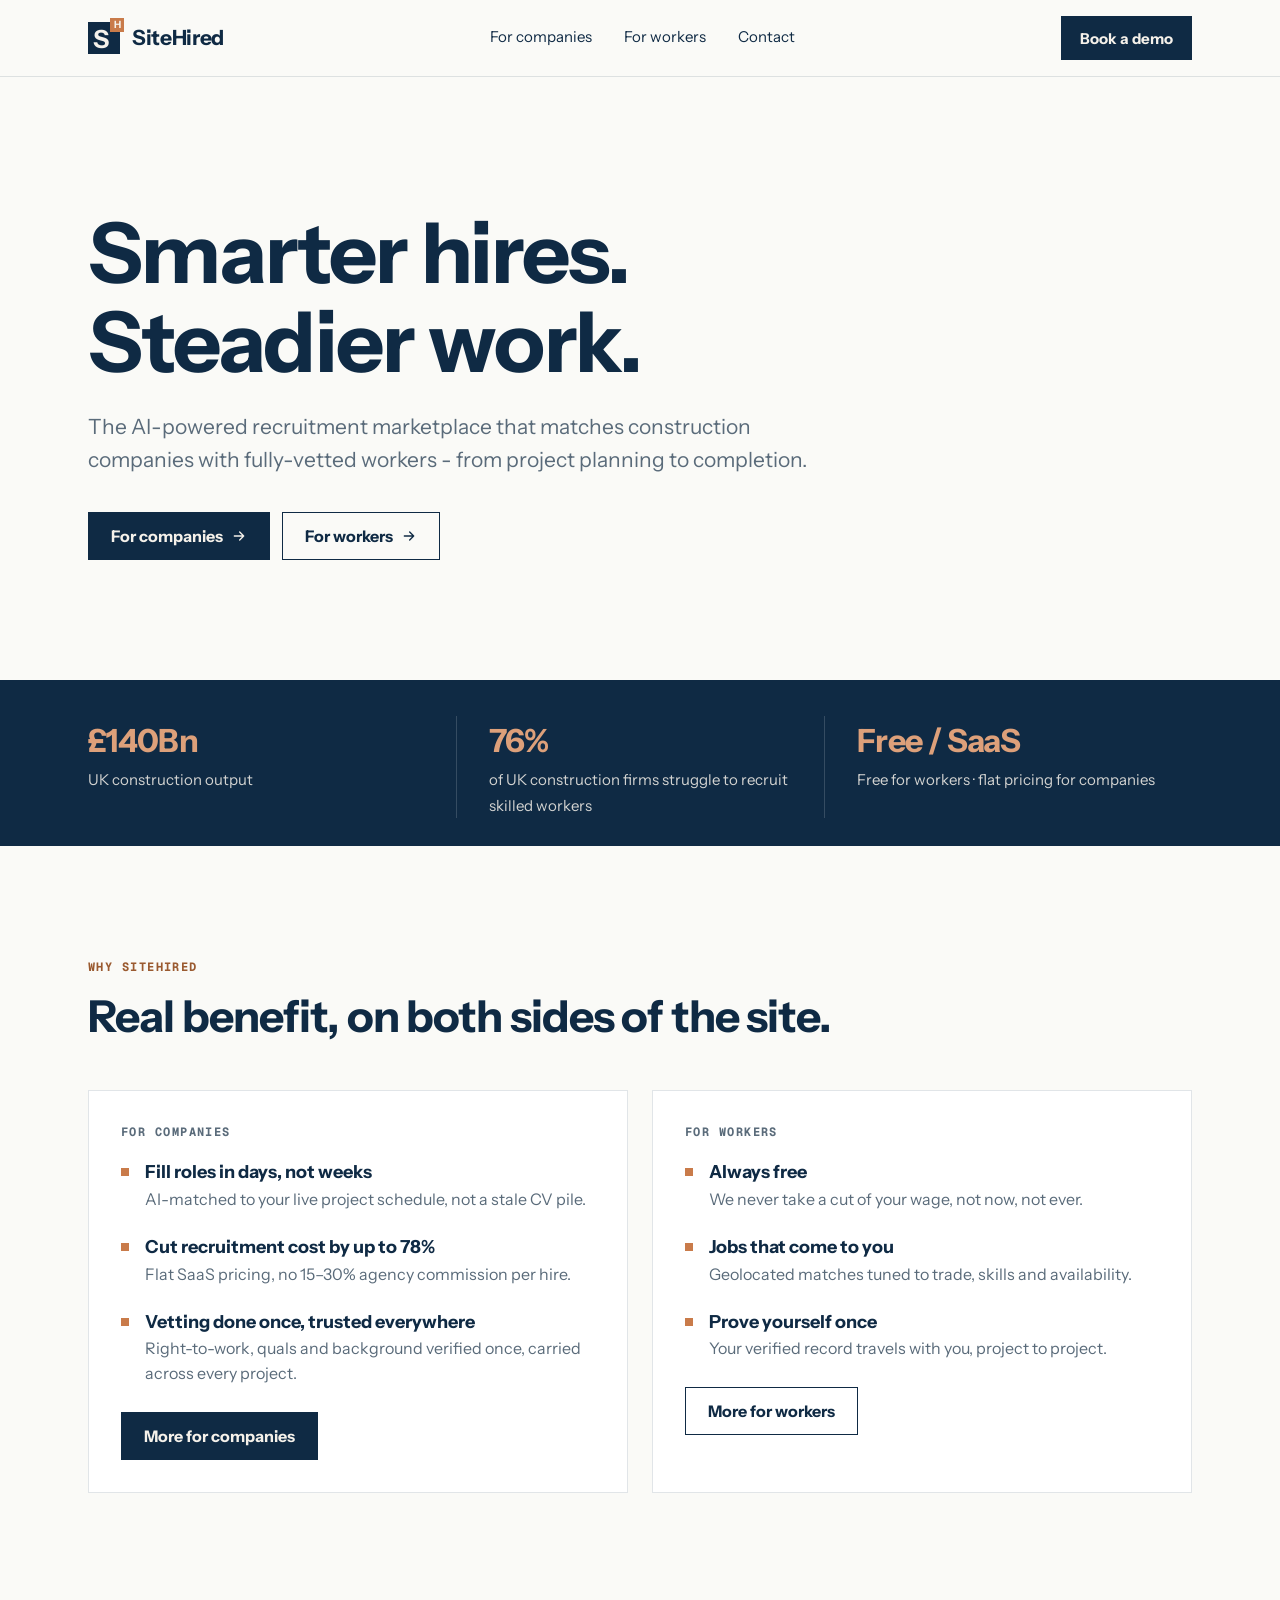
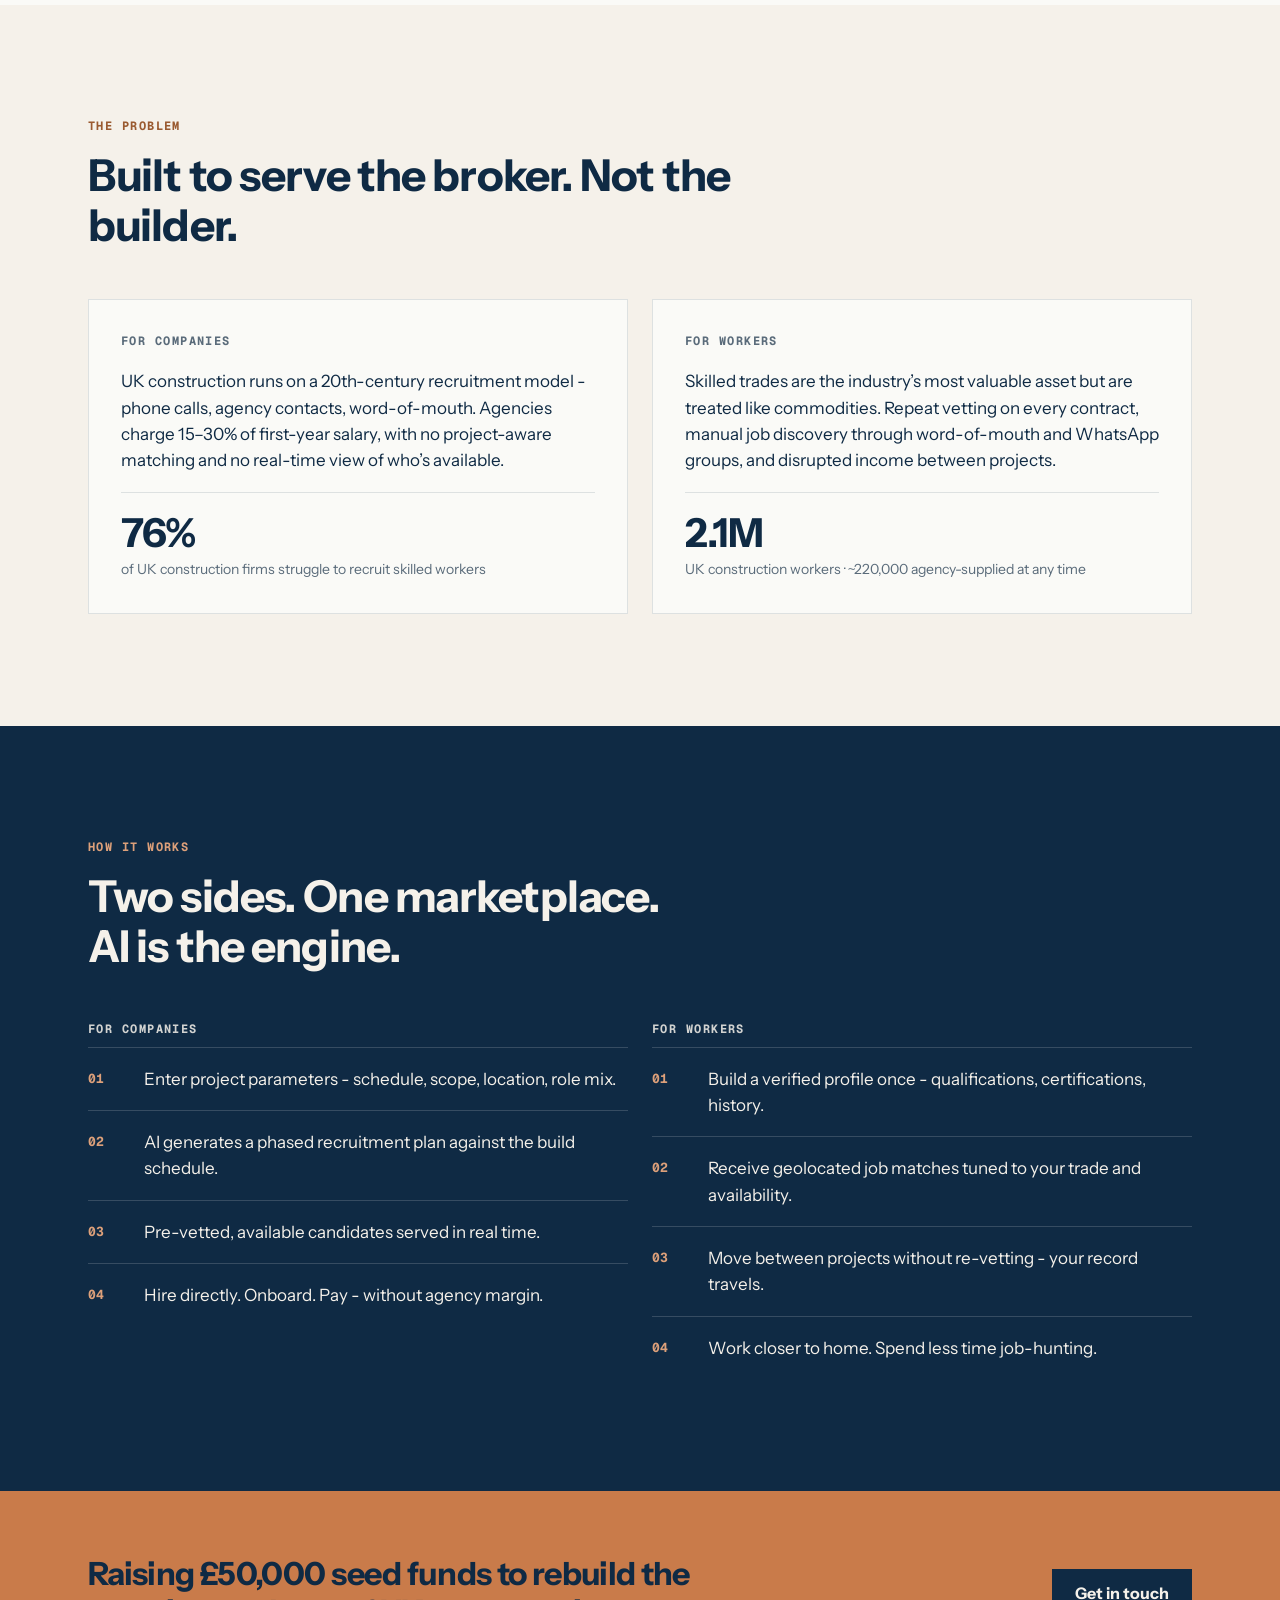
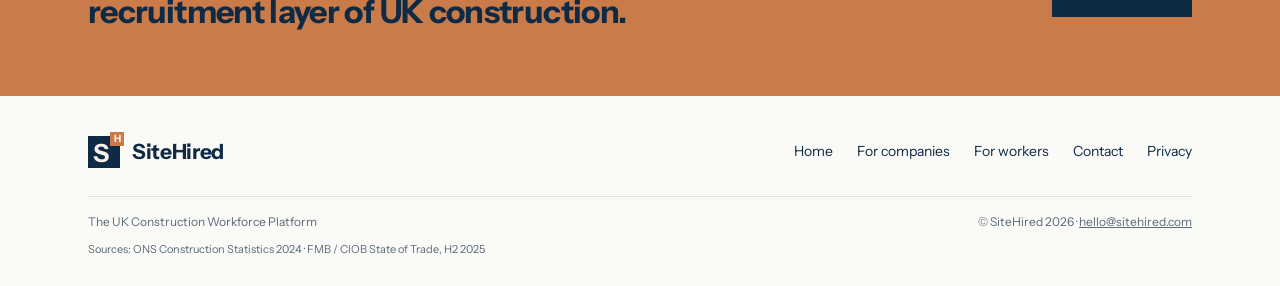
<file: index.html>
<!doctype html>
<html lang="en-GB">
<head>
  <meta charset="utf-8">
  <meta name="viewport" content="width=device-width, initial-scale=1">
  <title>SiteHired - AI-powered construction recruitment</title>
  <meta name="description" content="The AI-powered recruitment marketplace that matches construction companies with fully-vetted workers - from project planning to completion. Free for workers, flat SaaS pricing for companies.">
  <link rel="canonical" href="https://sitehired.com/">
  <meta name="theme-color" content="#0F2A44">

  <meta property="og:type" content="website">
  <meta property="og:site_name" content="SiteHired">
  <meta property="og:title" content="SiteHired - Smarter hires. Steadier work.">
  <meta property="og:description" content="The AI-powered recruitment marketplace that matches construction companies with fully-vetted workers - from project planning to completion.">
  <meta property="og:url" content="https://sitehired.com/">
  <meta property="og:image" content="https://sitehired.com/assets/img/share-image.png">
  <meta name="twitter:card" content="summary_large_image">

  <link rel="icon" type="image/png" href="assets/img/favicon.png">
  <link rel="apple-touch-icon" href="assets/img/apple-touch-icon.png">
  <link rel="preload" href="assets/fonts/InstrumentSans-Bold.ttf" as="font" type="font/ttf" crossorigin>
  <link rel="stylesheet" href="assets/styles.css">
</head>
<body>
  <a class="skip" href="#main">Skip to content</a>

  <header class="site-header">
    <div class="wrap">
      <a class="logo" href="index.html" aria-label="SiteHired home">
        <span class="logo-mark" aria-hidden="true">S<span>H</span></span>
        <span class="logo-word">SiteHired</span>
      </a>
      <nav class="nav" aria-label="Main">
        <a href="for-companies.html">For companies</a>
        <a href="for-workers.html">For workers</a>
        <a href="contact.html">Contact</a>
      </nav>
      <a class="btn btn-solid" href="contact.html">Book a demo</a>
    </div>
  </header>

  <main id="main">
    <!-- Hero -->
    <section class="hero">
      <div class="wrap">
        <h1>Smarter hires.<br>Steadier work.</h1>
        <p class="lede">The AI-powered recruitment marketplace that matches construction companies with fully-vetted workers - from project planning to completion.</p>
        <div class="hero-ctas">
          <a class="btn btn-solid" href="for-companies.html">For companies
            <svg viewBox="0 0 24 24" fill="none" stroke="currentColor" stroke-width="2" stroke-linecap="round" stroke-linejoin="round" aria-hidden="true"><path d="M5 12h14M13 6l6 6-6 6"/></svg></a>
          <a class="btn btn-line" href="for-workers.html">For workers
            <svg viewBox="0 0 24 24" fill="none" stroke="currentColor" stroke-width="2" stroke-linecap="round" stroke-linejoin="round" aria-hidden="true"><path d="M5 12h14M13 6l6 6-6 6"/></svg></a>
        </div>
      </div>
    </section>

    <!-- Stat strip -->
    <section class="stats" aria-label="Key figures">
      <div class="wrap">
        <div class="stats-grid">
          <div class="stat"><strong>£140Bn</strong><span>UK construction output</span></div>
          <div class="stat"><strong>76%</strong><span>of UK construction firms struggle to recruit skilled workers</span></div>
          <div class="stat"><strong>Free / SaaS</strong><span>Free for workers · flat pricing for companies</span></div>
        </div>
      </div>
    </section>

    <!-- Value proposition -->
    <section class="section">
      <div class="wrap">
        <p class="label">Why SiteHired</p>
        <h2>Real benefit, on both sides of the site.</h2>
        <div class="two-col">
          <article class="card" id="companies">
            <p class="label">For companies</p>
            <ul class="benefits">
              <li><div><strong>Fill roles in days, not weeks</strong><p>AI-matched to your live project schedule, not a stale CV pile.</p></div></li>
              <li><div><strong>Cut recruitment cost by up to 78%</strong><p>Flat SaaS pricing, no 15–30% agency commission per hire.</p></div></li>
              <li><div><strong>Vetting done once, trusted everywhere</strong><p>Right-to-work, quals and background verified once, carried across every project.</p></div></li>
            </ul>
            <a class="btn btn-solid" style="align-self: flex-start; margin-top: 8px" href="for-companies.html">More for companies</a>
          </article>
          <article class="card" id="workers">
            <p class="label">For workers</p>
            <ul class="benefits">
              <li><div><strong>Always free</strong><p>We never take a cut of your wage, not now, not ever.</p></div></li>
              <li><div><strong>Jobs that come to you</strong><p>Geolocated matches tuned to trade, skills and availability.</p></div></li>
              <li><div><strong>Prove yourself once</strong><p>Your verified record travels with you, project to project.</p></div></li>
            </ul>
            <a class="btn btn-line" style="align-self: flex-start; margin-top: 8px" href="for-workers.html">More for workers</a>
          </article>
        </div>
      </div>
    </section>

    <!-- Problem -->
    <section class="section section-bone">
      <div class="wrap">
        <p class="label">The problem</p>
        <h2>Built to serve the broker. Not the builder.</h2>
        <div class="two-col">
          <article class="card">
            <p class="label">For companies</p>
            <p>UK construction runs on a 20th-century recruitment model - phone calls, agency contacts, word-of-mouth. Agencies charge 15–30% of first-year salary, with no project-aware matching and no real-time view of who’s available.</p>
            <div class="card-stat"><strong>76%</strong><span>of UK construction firms struggle to recruit skilled workers</span></div>
          </article>
          <article class="card">
            <p class="label">For workers</p>
            <p>Skilled trades are the industry’s most valuable asset but are treated like commodities. Repeat vetting on every contract, manual job discovery through word-of-mouth and WhatsApp groups, and disrupted income between projects.</p>
            <div class="card-stat"><strong>2.1M</strong><span>UK construction workers · ~220,000 agency-supplied at any time</span></div>
          </article>
        </div>
      </div>
    </section>

    <!-- How it works -->
    <section class="section section-ink" id="how-it-works">
      <div class="wrap">
        <p class="label">How it works</p>
        <h2>Two sides. One marketplace.<br>AI is the engine.</h2>
        <div class="two-col">
          <div class="steps-col">
            <h3>For companies</h3>
            <ol class="steps">
              <li><span class="num">01</span><p>Enter project parameters - schedule, scope, location, role mix.</p></li>
              <li><span class="num">02</span><p>AI generates a phased recruitment plan against the build schedule.</p></li>
              <li><span class="num">03</span><p>Pre-vetted, available candidates served in real time.</p></li>
              <li><span class="num">04</span><p>Hire directly. Onboard. Pay - without agency margin.</p></li>
            </ol>
          </div>
          <div class="steps-col">
            <h3>For workers</h3>
            <ol class="steps">
              <li><span class="num">01</span><p>Build a verified profile once - qualifications, certifications, history.</p></li>
              <li><span class="num">02</span><p>Receive geolocated job matches tuned to your trade and availability.</p></li>
              <li><span class="num">03</span><p>Move between projects without re-vetting - your record travels.</p></li>
              <li><span class="num">04</span><p>Work closer to home. Spend less time job-hunting.</p></li>
            </ol>
          </div>
        </div>
      </div>
    </section>

    <!-- CTA -->
    <section class="cta">
      <div class="wrap">
        <p>Raising £50,000 seed funds to rebuild the recruitment layer of UK construction.</p>
        <a class="btn btn-solid" href="contact.html">Get in touch</a>
      </div>
    </section>
  </main>

  <footer class="site-footer">
    <div class="wrap">
      <div class="footer-top">
        <a class="logo" href="index.html" aria-label="SiteHired home">
          <span class="logo-mark" aria-hidden="true">S<span>H</span></span>
          <span class="logo-word">SiteHired</span>
        </a>
        <nav class="footer-links" aria-label="Footer">
          <a href="index.html">Home</a>
          <a href="for-companies.html">For companies</a>
          <a href="for-workers.html">For workers</a>
          <a href="contact.html">Contact</a>
          <a href="privacy.html">Privacy</a>
        </nav>
      </div>
      <div class="footer-bottom">
        <span>The UK Construction Workforce Platform</span>
        <span>© SiteHired 2026 · <a href="mailto:hello@sitehired.com">hello@sitehired.com</a></span>
      </div>
      <p class="footnote">Sources: ONS Construction Statistics 2024 · FMB / CIOB State of Trade, H2 2025</p>
    </div>
  </footer>
</body>
</html>
</file>
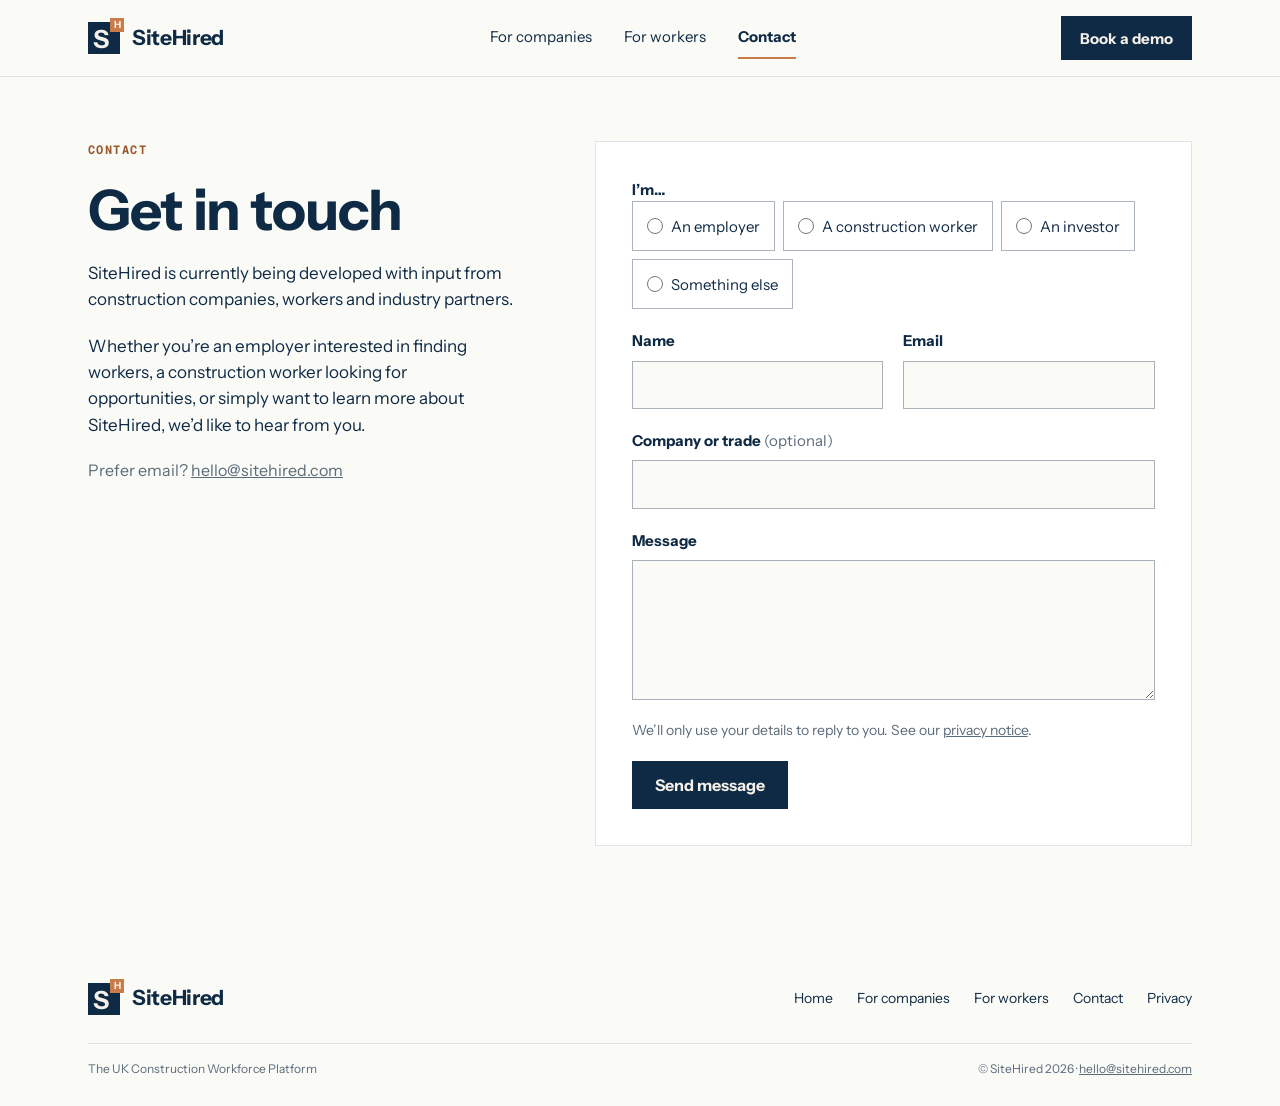
<file: contact.html>
<!doctype html>
<html lang="en-GB">
<head>
  <meta charset="utf-8">
  <meta name="viewport" content="width=device-width, initial-scale=1">
  <title>Contact - SiteHired</title>
  <meta name="description" content="Get in touch with SiteHired - whether you’re an employer, a construction worker, or simply want to learn more.">
  <link rel="canonical" href="https://sitehired.com/contact.html">
  <meta name="theme-color" content="#0F2A44">
  <meta property="og:type" content="website">
  <meta property="og:site_name" content="SiteHired">
  <meta property="og:title" content="Contact SiteHired">
  <meta property="og:url" content="https://sitehired.com/contact.html">
  <meta property="og:image" content="https://sitehired.com/assets/img/share-image.png">
  <link rel="icon" type="image/png" href="assets/img/favicon.png">
  <link rel="apple-touch-icon" href="assets/img/apple-touch-icon.png">
  <link rel="stylesheet" href="assets/styles.css">
</head>
<body>
  <a class="skip" href="#main">Skip to content</a>

  <header class="site-header">
    <div class="wrap">
      <a class="logo" href="index.html" aria-label="SiteHired home">
        <span class="logo-mark" aria-hidden="true">S<span>H</span></span>
        <span class="logo-word">SiteHired</span>
      </a>
      <nav class="nav" aria-label="Main">
        <a href="for-companies.html">For companies</a>
        <a href="for-workers.html">For workers</a>
        <a href="contact.html" aria-current="page">Contact</a>
      </nav>
      <a class="btn btn-solid" href="contact.html">Book a demo</a>
    </div>
  </header>

  <main id="main" class="wrap">
    <div class="contact-grid">
      <div class="contact-aside">
        <p class="label">Contact</p>
        <h1 style="font-size: clamp(38px, 6vw, 56px); line-height: 1.08;">Get in touch</h1>
        <p>SiteHired is currently being developed with input from construction companies, workers and industry partners.</p>
        <p>Whether you’re an employer interested in finding workers, a construction worker looking for opportunities, or simply want to learn more about SiteHired, we’d like to hear from you.</p>
        <p class="muted">Prefer email? <a href="mailto:hello@sitehired.com">hello@sitehired.com</a></p>
      </div>

      <form class="form" name="contact" method="POST" action="thanks.html" data-netlify="true" netlify-honeypot="website">
        <input type="hidden" name="form-name" value="contact">
        <p class="hidden-field"><label>Leave this empty: <input name="website" tabindex="-1" autocomplete="off"></label></p>

        <fieldset class="field">
          <legend>I’m…</legend>
          <div class="choices">
            <label><input type="radio" name="type" value="Employer" required> An employer</label>
            <label><input type="radio" name="type" value="Construction worker"> A construction worker</label>
            <label><input type="radio" name="type" value="Investor"> An investor</label>
            <label><input type="radio" name="type" value="Something else"> Something else</label>
          </div>
        </fieldset>

        <div class="form-row">
          <div class="field">
            <label for="name">Name</label>
            <input id="name" name="name" type="text" autocomplete="name" required>
          </div>
          <div class="field">
            <label for="email">Email</label>
            <input id="email" name="email" type="email" autocomplete="email" required>
          </div>
        </div>

        <div class="field">
          <label for="org">Company or trade <span class="opt">(optional)</span></label>
          <input id="org" name="company-or-trade" type="text" autocomplete="organization">
        </div>

        <div class="field">
          <label for="message">Message</label>
          <textarea id="message" name="message" required></textarea>
        </div>

        <p class="small">We’ll only use your details to reply to you. See our <a href="privacy.html">privacy notice</a>.</p>
        <button class="btn btn-solid" type="submit">Send message</button>
      </form>
    </div>
  </main>

  <footer class="site-footer">
    <div class="wrap">
      <div class="footer-top">
        <a class="logo" href="index.html" aria-label="SiteHired home">
          <span class="logo-mark" aria-hidden="true">S<span>H</span></span>
          <span class="logo-word">SiteHired</span>
        </a>
        <nav class="footer-links" aria-label="Footer">
          <a href="index.html">Home</a>
          <a href="for-companies.html">For companies</a>
          <a href="for-workers.html">For workers</a>
          <a href="contact.html">Contact</a>
          <a href="privacy.html">Privacy</a>
        </nav>
      </div>
      <div class="footer-bottom">
        <span>The UK Construction Workforce Platform</span>
        <span>© SiteHired 2026 · <a href="mailto:hello@sitehired.com">hello@sitehired.com</a></span>
      </div>
    </div>
  </footer>
</body>
</html>
</file>
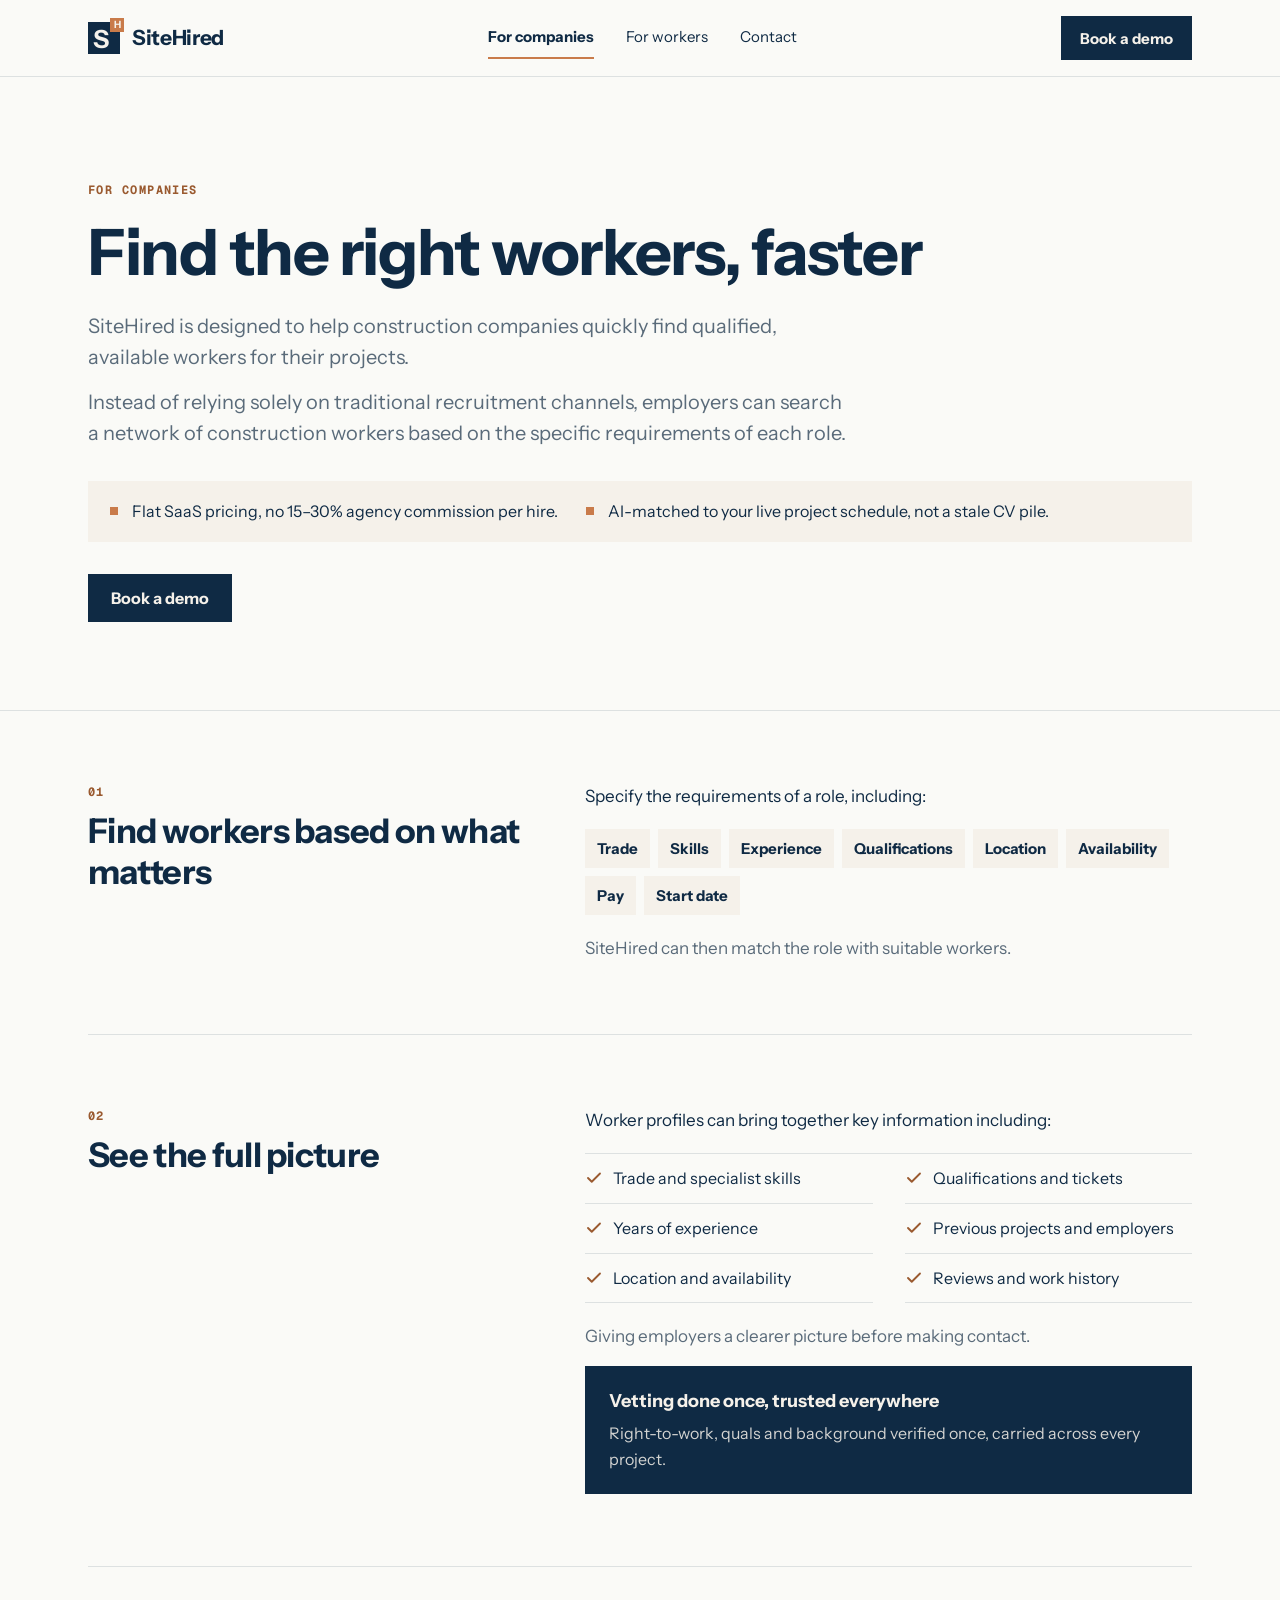
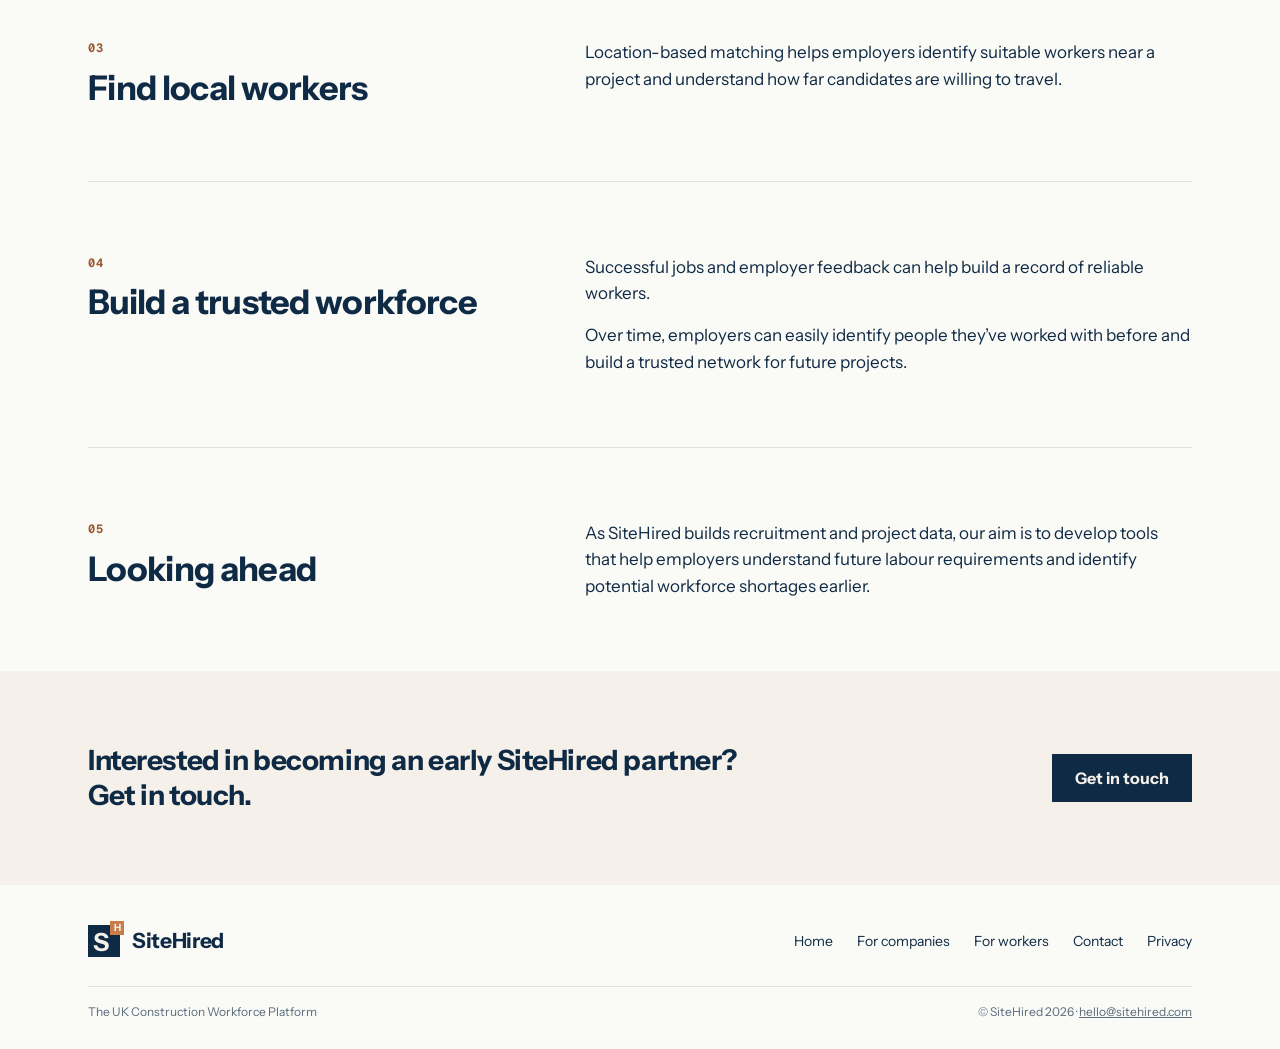
<file: for-companies.html>
<!doctype html>
<html lang="en-GB">
<head>
  <meta charset="utf-8">
  <meta name="viewport" content="width=device-width, initial-scale=1">
  <title>For companies - SiteHired</title>
  <meta name="description" content="SiteHired helps construction companies quickly find qualified, available workers for their projects - matched on trade, skills, qualifications, location and availability.">
  <link rel="canonical" href="https://sitehired.com/for-companies.html">
  <meta name="theme-color" content="#0F2A44">
  <meta property="og:type" content="website">
  <meta property="og:site_name" content="SiteHired">
  <meta property="og:title" content="SiteHired for companies - Find the right workers, faster">
  <meta property="og:description" content="Search a network of construction workers based on the specific requirements of each role.">
  <meta property="og:url" content="https://sitehired.com/for-companies.html">
  <meta property="og:image" content="https://sitehired.com/assets/img/share-image.png">
  <meta name="twitter:card" content="summary_large_image">
  <link rel="icon" type="image/png" href="assets/img/favicon.png">
  <link rel="apple-touch-icon" href="assets/img/apple-touch-icon.png">
  <link rel="stylesheet" href="assets/styles.css">
</head>
<body>
  <a class="skip" href="#main">Skip to content</a>

  <header class="site-header">
    <div class="wrap">
      <a class="logo" href="index.html" aria-label="SiteHired home">
        <span class="logo-mark" aria-hidden="true">S<span>H</span></span>
        <span class="logo-word">SiteHired</span>
      </a>
      <nav class="nav" aria-label="Main">
        <a href="for-companies.html" aria-current="page">For companies</a>
        <a href="for-workers.html">For workers</a>
        <a href="contact.html">Contact</a>
      </nav>
      <a class="btn btn-solid" href="contact.html">Book a demo</a>
    </div>
  </header>

  <main id="main">
    <section class="page-hero">
      <div class="wrap">
        <p class="label">For companies</p>
        <h1>Find the right workers, faster</h1>
        <p class="lede">SiteHired is designed to help construction companies quickly find qualified, available workers for their projects.</p>
        <p class="lede">Instead of relying solely on traditional recruitment channels, employers can search a network of construction workers based on the specific requirements of each role.</p>
        <div class="callout">
          <p>Flat SaaS pricing, no 15–30% agency commission per hire.</p>
          <p>AI-matched to your live project schedule, not a stale CV pile.</p>
        </div>
        <div class="hero-ctas">
          <a class="btn btn-solid" href="contact.html">Book a demo</a>
        </div>
      </div>
    </section>

    <div class="wrap">
      <section class="feature">
        <div>
          <p class="label">01</p>
          <h2>Find workers based on what matters</h2>
        </div>
        <div class="feature-body">
          <p>Specify the requirements of a role, including:</p>
          <ul class="tags">
            <li>Trade</li>
            <li>Skills</li>
            <li>Experience</li>
            <li>Qualifications</li>
            <li>Location</li>
            <li>Availability</li>
            <li>Pay</li>
            <li>Start date</li>
          </ul>
          <p class="muted">SiteHired can then match the role with suitable workers.</p>
        </div>
      </section>

      <section class="feature">
        <div>
          <p class="label">02</p>
          <h2>See the full picture</h2>
        </div>
        <div class="feature-body">
          <p>Worker profiles can bring together key information including:</p>
          <ul class="checklist">
            <li><svg viewBox="0 0 24 24" fill="none" stroke="currentColor" stroke-width="2.5" stroke-linecap="round" stroke-linejoin="round" aria-hidden="true"><path d="M20 6 9 17l-5-5"/></svg>Trade and specialist skills</li>
            <li><svg viewBox="0 0 24 24" fill="none" stroke="currentColor" stroke-width="2.5" stroke-linecap="round" stroke-linejoin="round" aria-hidden="true"><path d="M20 6 9 17l-5-5"/></svg>Qualifications and tickets</li>
            <li><svg viewBox="0 0 24 24" fill="none" stroke="currentColor" stroke-width="2.5" stroke-linecap="round" stroke-linejoin="round" aria-hidden="true"><path d="M20 6 9 17l-5-5"/></svg>Years of experience</li>
            <li><svg viewBox="0 0 24 24" fill="none" stroke="currentColor" stroke-width="2.5" stroke-linecap="round" stroke-linejoin="round" aria-hidden="true"><path d="M20 6 9 17l-5-5"/></svg>Previous projects and employers</li>
            <li><svg viewBox="0 0 24 24" fill="none" stroke="currentColor" stroke-width="2.5" stroke-linecap="round" stroke-linejoin="round" aria-hidden="true"><path d="M20 6 9 17l-5-5"/></svg>Location and availability</li>
            <li><svg viewBox="0 0 24 24" fill="none" stroke="currentColor" stroke-width="2.5" stroke-linecap="round" stroke-linejoin="round" aria-hidden="true"><path d="M20 6 9 17l-5-5"/></svg>Reviews and work history</li>
          </ul>
          <p class="muted">Giving employers a clearer picture before making contact.</p>
          <div class="feature-highlight">
            <strong>Vetting done once, trusted everywhere</strong>
            <span>Right-to-work, quals and background verified once, carried across every project.</span>
          </div>
        </div>
      </section>

      <section class="feature">
        <div>
          <p class="label">03</p>
          <h2>Find local workers</h2>
        </div>
        <div class="feature-body">
          <p>Location-based matching helps employers identify suitable workers near a project and understand how far candidates are willing to travel.</p>
        </div>
      </section>

      <section class="feature">
        <div>
          <p class="label">04</p>
          <h2>Build a trusted workforce</h2>
        </div>
        <div class="feature-body">
          <p>Successful jobs and employer feedback can help build a record of reliable workers.</p>
          <p>Over time, employers can easily identify people they’ve worked with before and build a trusted network for future projects.</p>
        </div>
      </section>

      <section class="feature">
        <div>
          <p class="label">05</p>
          <h2>Looking ahead</h2>
        </div>
        <div class="feature-body">
          <p>As SiteHired builds recruitment and project data, our aim is to develop tools that help employers understand future labour requirements and identify potential workforce shortages earlier.</p>
        </div>
      </section>
    </div>

    <section class="end-cta">
      <div class="wrap">
        <p>Interested in becoming an early SiteHired partner? Get in touch.</p>
        <a class="btn btn-solid" href="contact.html">Get in touch</a>
      </div>
    </section>
  </main>

  <footer class="site-footer">
    <div class="wrap">
      <div class="footer-top">
        <a class="logo" href="index.html" aria-label="SiteHired home">
          <span class="logo-mark" aria-hidden="true">S<span>H</span></span>
          <span class="logo-word">SiteHired</span>
        </a>
        <nav class="footer-links" aria-label="Footer">
          <a href="index.html">Home</a>
          <a href="for-companies.html">For companies</a>
          <a href="for-workers.html">For workers</a>
          <a href="contact.html">Contact</a>
          <a href="privacy.html">Privacy</a>
        </nav>
      </div>
      <div class="footer-bottom">
        <span>The UK Construction Workforce Platform</span>
        <span>© SiteHired 2026 · <a href="mailto:hello@sitehired.com">hello@sitehired.com</a></span>
      </div>
    </div>
  </footer>
</body>
</html>
</file>
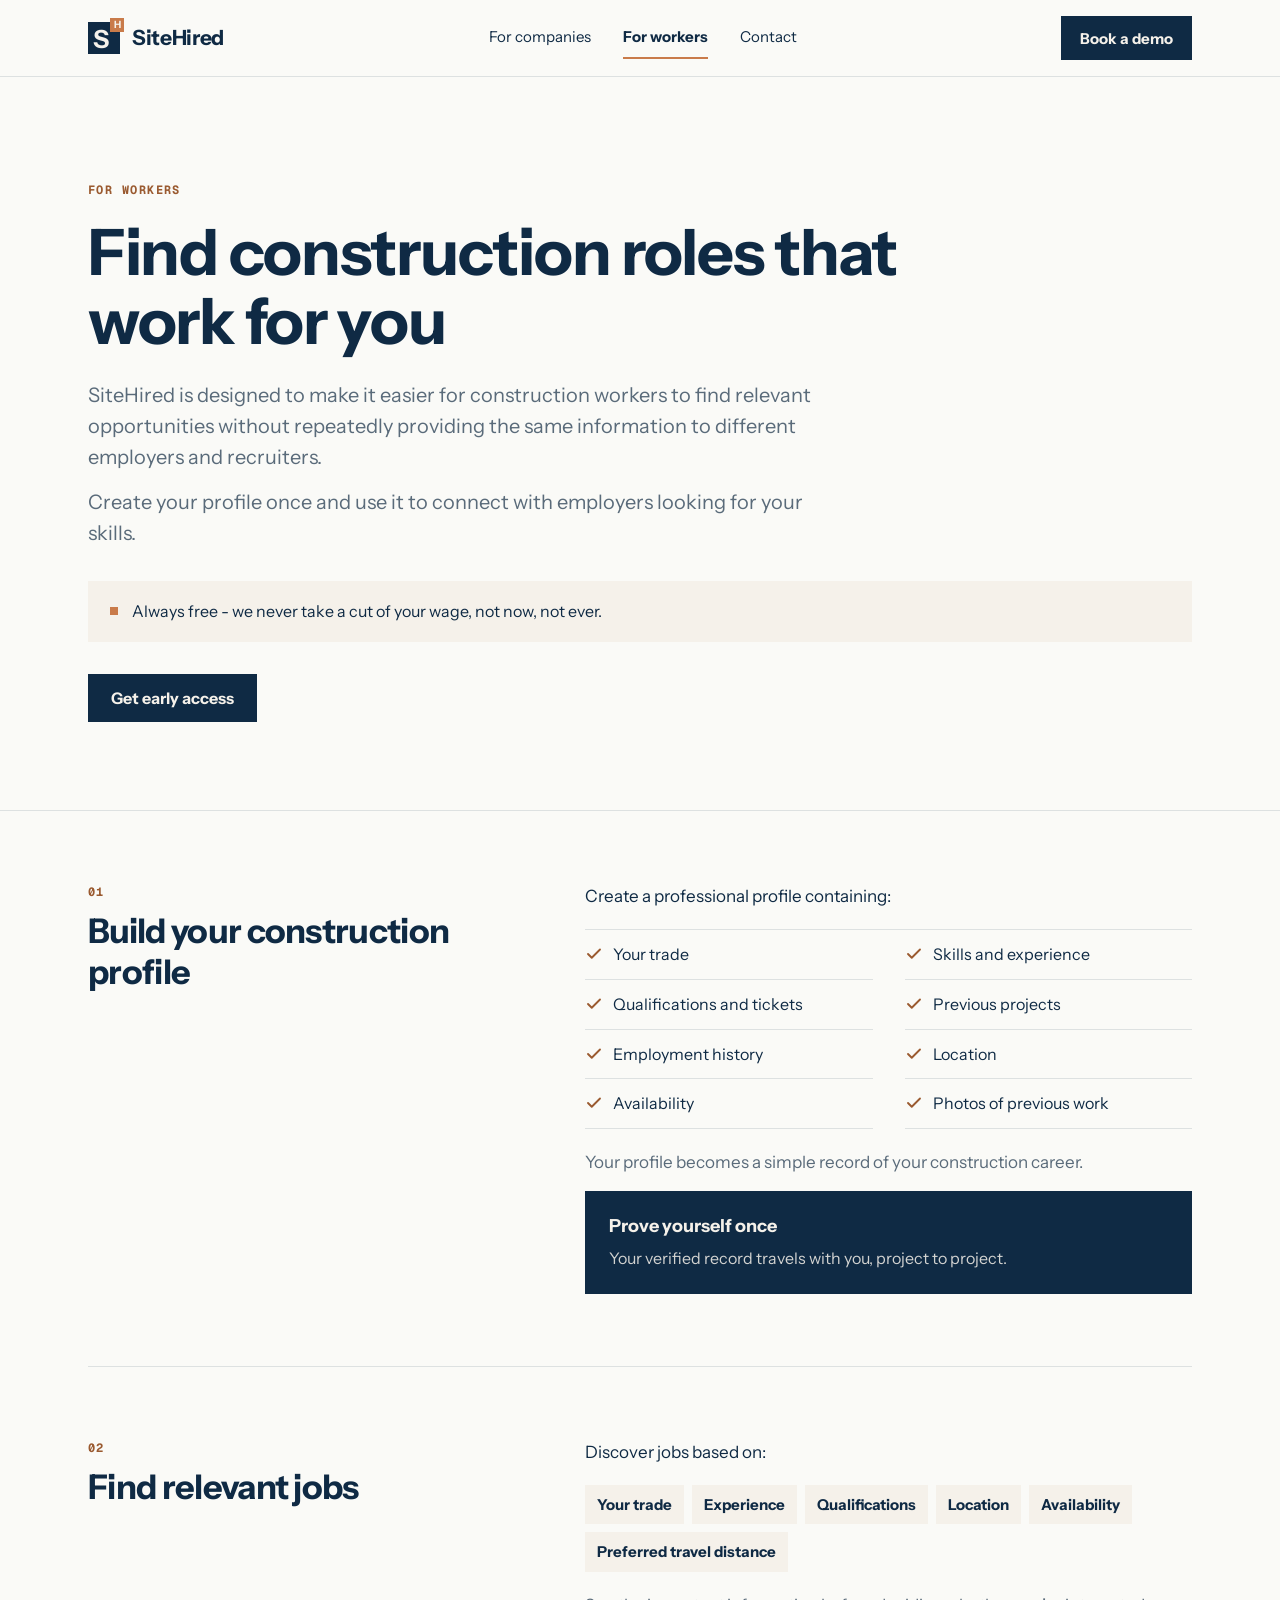
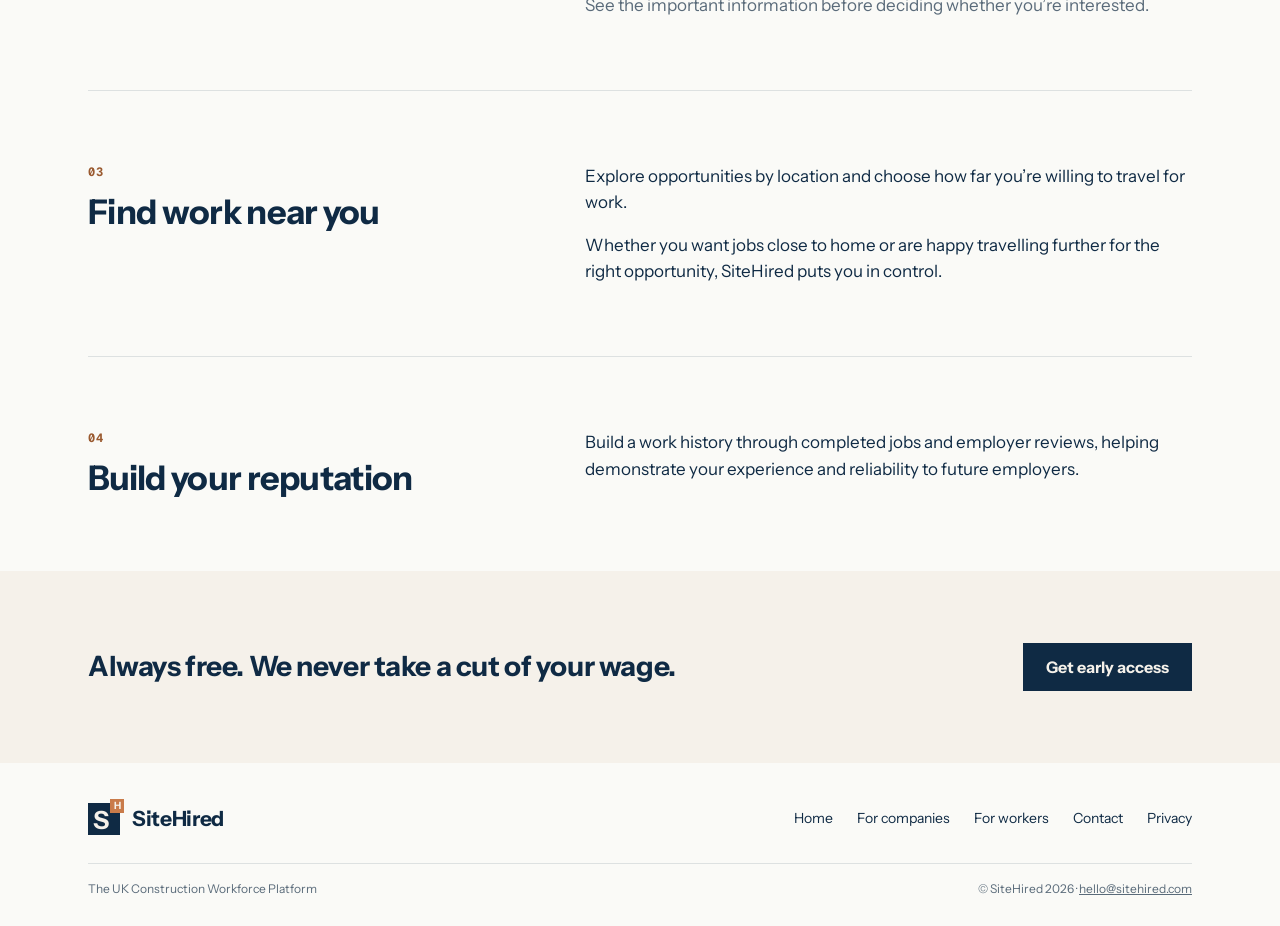
<file: for-workers.html>
<!doctype html>
<html lang="en-GB">
<head>
  <meta charset="utf-8">
  <meta name="viewport" content="width=device-width, initial-scale=1">
  <title>For workers - SiteHired</title>
  <meta name="description" content="Create your construction profile once and use it to connect with employers looking for your skills. Always free for workers.">
  <link rel="canonical" href="https://sitehired.com/for-workers.html">
  <meta name="theme-color" content="#0F2A44">
  <meta property="og:type" content="website">
  <meta property="og:site_name" content="SiteHired">
  <meta property="og:title" content="SiteHired for workers - Find construction roles that work for you">
  <meta property="og:description" content="Create your profile once and use it to connect with employers looking for your skills. Always free.">
  <meta property="og:url" content="https://sitehired.com/for-workers.html">
  <meta property="og:image" content="https://sitehired.com/assets/img/share-image.png">
  <meta name="twitter:card" content="summary_large_image">
  <link rel="icon" type="image/png" href="assets/img/favicon.png">
  <link rel="apple-touch-icon" href="assets/img/apple-touch-icon.png">
  <link rel="stylesheet" href="assets/styles.css">
</head>
<body>
  <a class="skip" href="#main">Skip to content</a>

  <header class="site-header">
    <div class="wrap">
      <a class="logo" href="index.html" aria-label="SiteHired home">
        <span class="logo-mark" aria-hidden="true">S<span>H</span></span>
        <span class="logo-word">SiteHired</span>
      </a>
      <nav class="nav" aria-label="Main">
        <a href="for-companies.html">For companies</a>
        <a href="for-workers.html" aria-current="page">For workers</a>
        <a href="contact.html">Contact</a>
      </nav>
      <a class="btn btn-solid" href="contact.html">Book a demo</a>
    </div>
  </header>

  <main id="main">
    <section class="page-hero">
      <div class="wrap">
        <p class="label">For workers</p>
        <h1>Find construction roles that work for you</h1>
        <p class="lede">SiteHired is designed to make it easier for construction workers to find relevant opportunities without repeatedly providing the same information to different employers and recruiters.</p>
        <p class="lede">Create your profile once and use it to connect with employers looking for your skills.</p>
        <div class="callout">
          <p>Always free - we never take a cut of your wage, not now, not ever.</p>
        </div>
        <div class="hero-ctas">
          <a class="btn btn-solid" href="contact.html">Get early access</a>
        </div>
      </div>
    </section>

    <div class="wrap">
      <section class="feature">
        <div>
          <p class="label">01</p>
          <h2>Build your construction profile</h2>
        </div>
        <div class="feature-body">
          <p>Create a professional profile containing:</p>
          <ul class="checklist">
            <li><svg viewBox="0 0 24 24" fill="none" stroke="currentColor" stroke-width="2.5" stroke-linecap="round" stroke-linejoin="round" aria-hidden="true"><path d="M20 6 9 17l-5-5"/></svg>Your trade</li>
            <li><svg viewBox="0 0 24 24" fill="none" stroke="currentColor" stroke-width="2.5" stroke-linecap="round" stroke-linejoin="round" aria-hidden="true"><path d="M20 6 9 17l-5-5"/></svg>Skills and experience</li>
            <li><svg viewBox="0 0 24 24" fill="none" stroke="currentColor" stroke-width="2.5" stroke-linecap="round" stroke-linejoin="round" aria-hidden="true"><path d="M20 6 9 17l-5-5"/></svg>Qualifications and tickets</li>
            <li><svg viewBox="0 0 24 24" fill="none" stroke="currentColor" stroke-width="2.5" stroke-linecap="round" stroke-linejoin="round" aria-hidden="true"><path d="M20 6 9 17l-5-5"/></svg>Previous projects</li>
            <li><svg viewBox="0 0 24 24" fill="none" stroke="currentColor" stroke-width="2.5" stroke-linecap="round" stroke-linejoin="round" aria-hidden="true"><path d="M20 6 9 17l-5-5"/></svg>Employment history</li>
            <li><svg viewBox="0 0 24 24" fill="none" stroke="currentColor" stroke-width="2.5" stroke-linecap="round" stroke-linejoin="round" aria-hidden="true"><path d="M20 6 9 17l-5-5"/></svg>Location</li>
            <li><svg viewBox="0 0 24 24" fill="none" stroke="currentColor" stroke-width="2.5" stroke-linecap="round" stroke-linejoin="round" aria-hidden="true"><path d="M20 6 9 17l-5-5"/></svg>Availability</li>
            <li><svg viewBox="0 0 24 24" fill="none" stroke="currentColor" stroke-width="2.5" stroke-linecap="round" stroke-linejoin="round" aria-hidden="true"><path d="M20 6 9 17l-5-5"/></svg>Photos of previous work</li>
          </ul>
          <p class="muted">Your profile becomes a simple record of your construction career.</p>
          <div class="feature-highlight">
            <strong>Prove yourself once</strong>
            <span>Your verified record travels with you, project to project.</span>
          </div>
        </div>
      </section>

      <section class="feature">
        <div>
          <p class="label">02</p>
          <h2>Find relevant jobs</h2>
        </div>
        <div class="feature-body">
          <p>Discover jobs based on:</p>
          <ul class="tags">
            <li>Your trade</li>
            <li>Experience</li>
            <li>Qualifications</li>
            <li>Location</li>
            <li>Availability</li>
            <li>Preferred travel distance</li>
          </ul>
          <p class="muted">See the important information before deciding whether you’re interested.</p>
        </div>
      </section>

      <section class="feature">
        <div>
          <p class="label">03</p>
          <h2>Find work near you</h2>
        </div>
        <div class="feature-body">
          <p>Explore opportunities by location and choose how far you’re willing to travel for work.</p>
          <p>Whether you want jobs close to home or are happy travelling further for the right opportunity, SiteHired puts you in control.</p>
        </div>
      </section>

      <section class="feature">
        <div>
          <p class="label">04</p>
          <h2>Build your reputation</h2>
        </div>
        <div class="feature-body">
          <p>Build a work history through completed jobs and employer reviews, helping demonstrate your experience and reliability to future employers.</p>
        </div>
      </section>
    </div>

    <section class="end-cta">
      <div class="wrap">
        <p>Always free. We never take a cut of your wage.</p>
        <a class="btn btn-solid" href="contact.html">Get early access</a>
      </div>
    </section>
  </main>

  <footer class="site-footer">
    <div class="wrap">
      <div class="footer-top">
        <a class="logo" href="index.html" aria-label="SiteHired home">
          <span class="logo-mark" aria-hidden="true">S<span>H</span></span>
          <span class="logo-word">SiteHired</span>
        </a>
        <nav class="footer-links" aria-label="Footer">
          <a href="index.html">Home</a>
          <a href="for-companies.html">For companies</a>
          <a href="for-workers.html">For workers</a>
          <a href="contact.html">Contact</a>
          <a href="privacy.html">Privacy</a>
        </nav>
      </div>
      <div class="footer-bottom">
        <span>The UK Construction Workforce Platform</span>
        <span>© SiteHired 2026 · <a href="mailto:hello@sitehired.com">hello@sitehired.com</a></span>
      </div>
    </div>
  </footer>
</body>
</html>
</file>
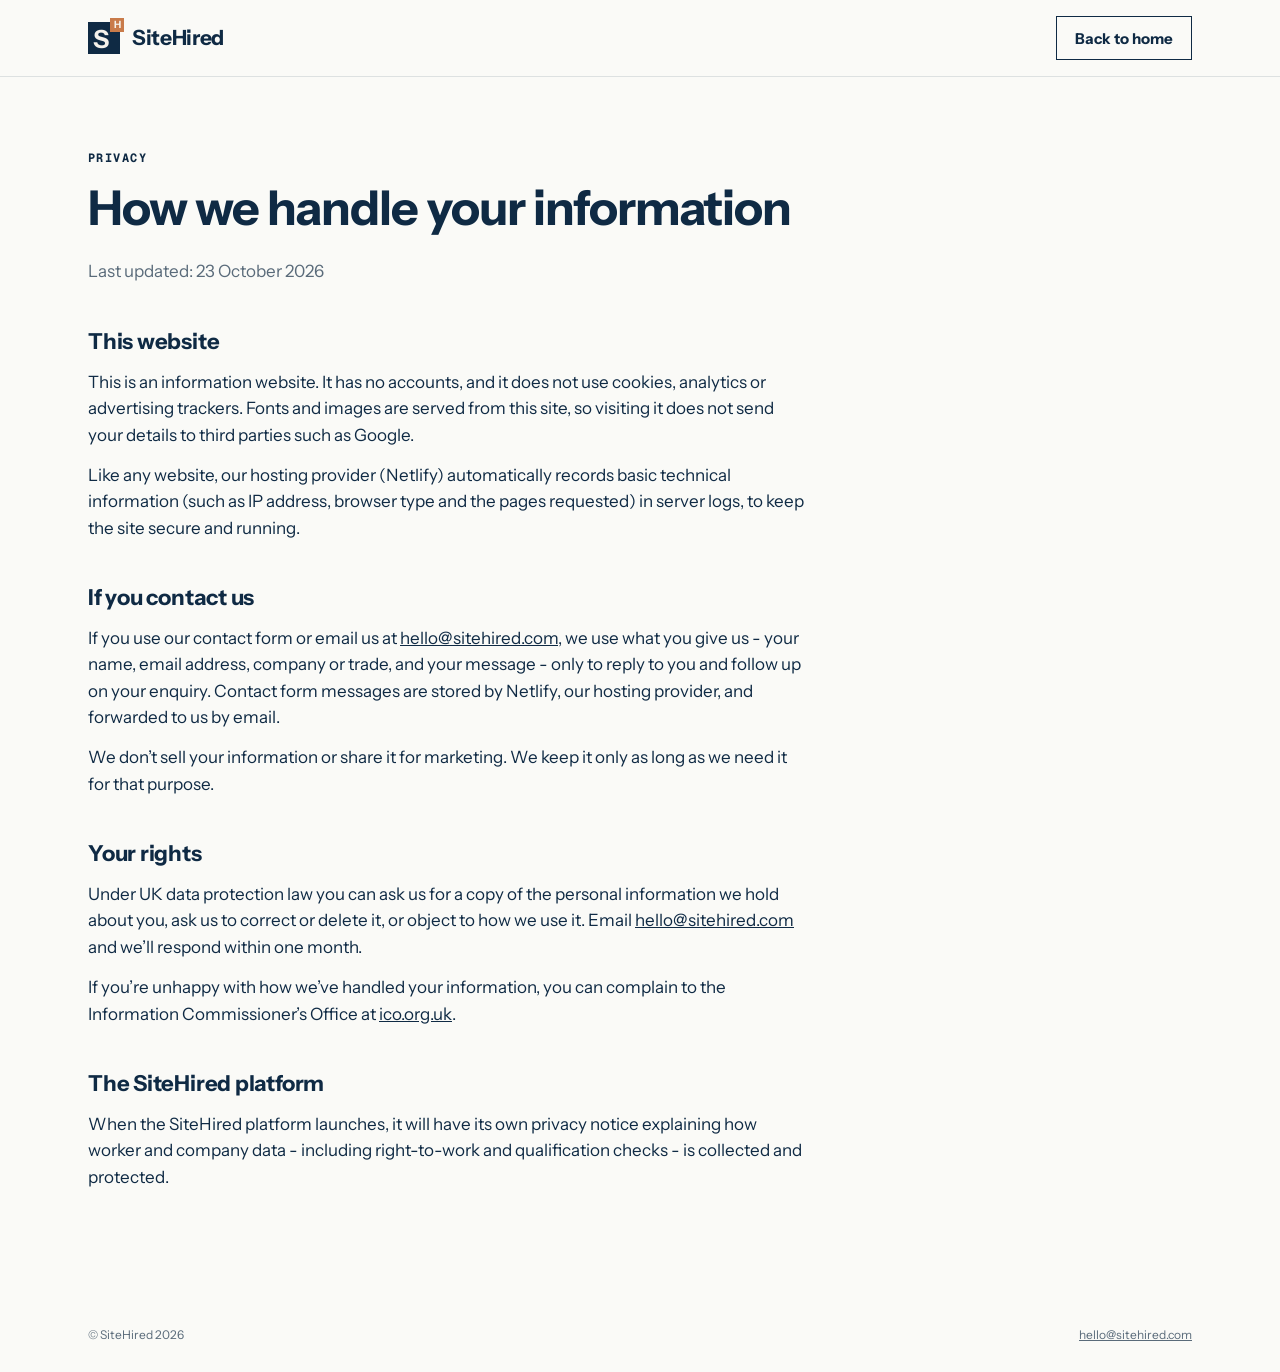
<file: privacy.html>
<!doctype html>
<html lang="en-GB">
<head>
  <meta charset="utf-8">
  <meta name="viewport" content="width=device-width, initial-scale=1">
  <title>Privacy - SiteHired</title>
  <meta name="description" content="How SiteHired handles personal information on this website.">
  <link rel="canonical" href="https://sitehired.com/privacy.html">
  <meta name="theme-color" content="#0F2A44">
  <link rel="icon" type="image/png" href="assets/img/favicon.png">
  <link rel="apple-touch-icon" href="assets/img/apple-touch-icon.png">
  <link rel="stylesheet" href="assets/styles.css">
</head>
<body>
  <a class="skip" href="#main">Skip to content</a>
  <header class="site-header">
    <div class="wrap">
      <a class="logo" href="index.html" aria-label="SiteHired home">
        <span class="logo-mark" aria-hidden="true">S<span>H</span></span>
        <span class="logo-word">SiteHired</span>
      </a>
      <a class="btn btn-line" href="index.html">Back to home</a>
    </div>
  </header>

  <main id="main" class="wrap">
    <article class="prose">
      <p class="label">Privacy</p>
      <h1>How we handle your information</h1>
      <p class="muted">Last updated: 23 October 2026</p>

      <h2>This website</h2>
      <p>This is an information website. It has no accounts, and it does not use cookies, analytics or advertising trackers. Fonts and images are served from this site, so visiting it does not send your details to third parties such as Google.</p>
      <p>Like any website, our hosting provider (Netlify) automatically records basic technical information (such as IP address, browser type and the pages requested) in server logs, to keep the site secure and running.</p>

      <h2>If you contact us</h2>
      <p>If you use our contact form or email us at <a href="mailto:hello@sitehired.com">hello@sitehired.com</a>, we use what you give us - your name, email address, company or trade, and your message - only to reply to you and follow up on your enquiry. Contact form messages are stored by Netlify, our hosting provider, and forwarded to us by email.</p>
      <p>We don’t sell your information or share it for marketing. We keep it only as long as we need it for that purpose.</p>

      <h2>Your rights</h2>
      <p>Under UK data protection law you can ask us for a copy of the personal information we hold about you, ask us to correct or delete it, or object to how we use it. Email <a href="mailto:hello@sitehired.com">hello@sitehired.com</a> and we’ll respond within one month.</p>
      <p>If you’re unhappy with how we’ve handled your information, you can complain to the Information Commissioner’s Office at <a href="https://ico.org.uk">ico.org.uk</a>.</p>

      <h2>The SiteHired platform</h2>
      <p>When the SiteHired platform launches, it will have its own privacy notice explaining how worker and company data - including right-to-work and qualification checks - is collected and protected.</p>
    </article>
  </main>

  <footer class="site-footer">
    <div class="wrap">
      <div class="footer-bottom" style="padding-top: 0">
        <span>© SiteHired 2026</span>
        <a href="mailto:hello@sitehired.com">hello@sitehired.com</a>
      </div>
    </div>
  </footer>
</body>
</html>
</file>
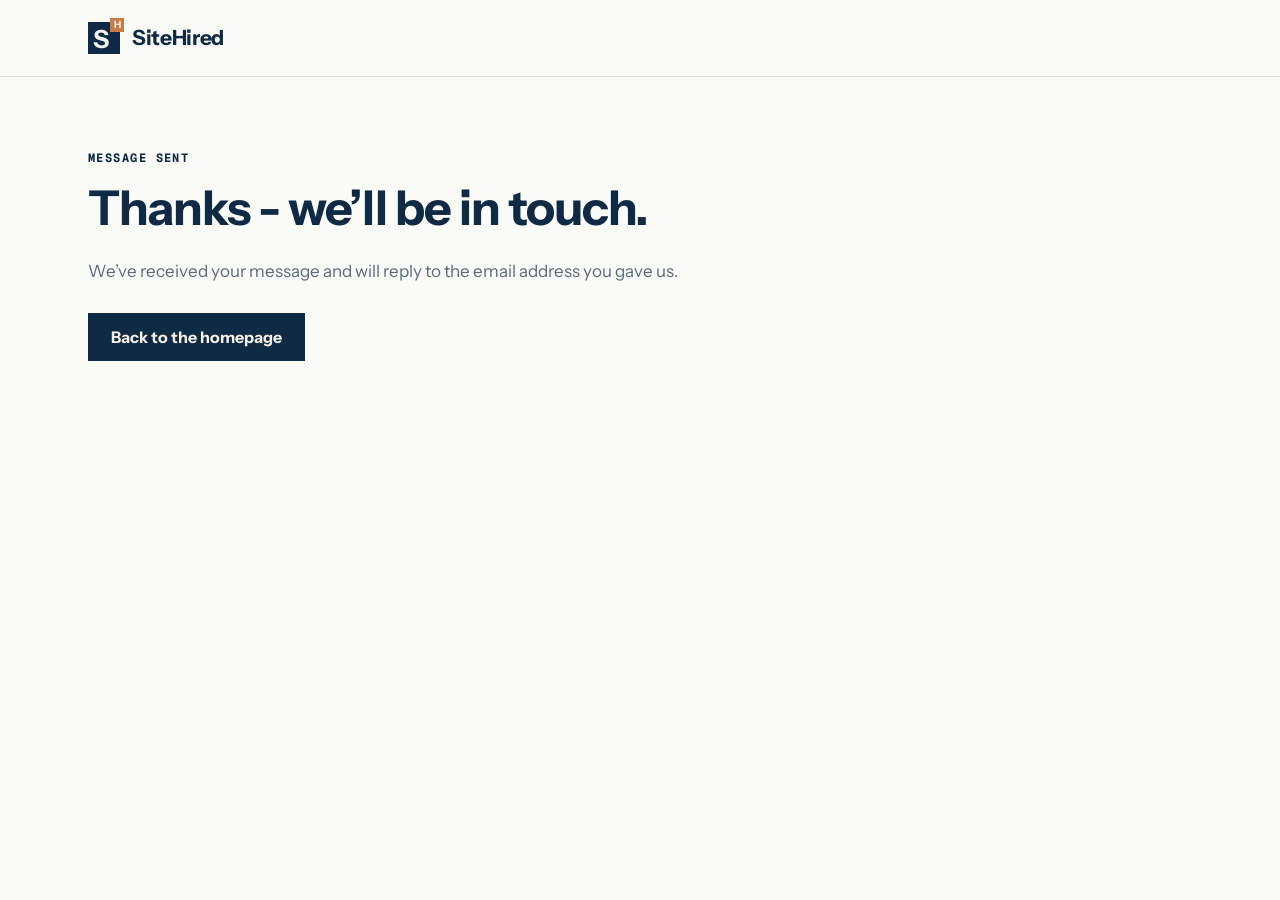
<file: thanks.html>
<!doctype html>
<html lang="en-GB">
<head>
  <meta charset="utf-8">
  <meta name="viewport" content="width=device-width, initial-scale=1">
  <title>Thanks - SiteHired</title>
  <meta name="robots" content="noindex">
  <link rel="icon" type="image/png" href="assets/img/favicon.png">
  <link rel="stylesheet" href="assets/styles.css">
</head>
<body>
  <header class="site-header">
    <div class="wrap">
      <a class="logo" href="index.html" aria-label="SiteHired home">
        <span class="logo-mark" aria-hidden="true">S<span>H</span></span>
        <span class="logo-word">SiteHired</span>
      </a>
    </div>
  </header>
  <main class="wrap">
    <div class="prose">
      <p class="label">Message sent</p>
      <h1>Thanks - we’ll be in touch.</h1>
      <p class="muted">We’ve received your message and will reply to the email address you gave us.</p>
      <p style="margin-top: 28px"><a class="btn btn-solid" href="index.html">Back to the homepage</a></p>
    </div>
  </main>
</body>
</html>
</file>
<file: assets/styles.css>
/* =========================================================
   SiteHired — website styles
   COLOUR: Direction A (Foundation Navy / Site Copper) is active.
   To switch palette, replace ONLY the first :root block with
   Direction B or C below. Nothing else needs to change.
   ========================================================= */

/* ===== ACTIVE: Direction A — Foundation Navy / Site Copper ===== */
:root {
  --sh-ink: #0F2A44;
  --sh-accent: #C97B4A;
  --sh-accent-text: #9A5A30;   /* copper darkened so small text stays readable */
  --sh-accent-on-ink: #DDA07A; /* copper lightened for text on navy */
  --sh-bone: #F5F1EA;
  --sh-paper: #FAFAF7;
  --sh-steel: #5A6B7A;
  --sh-line: rgba(15, 42, 68, 0.12);
}

/* ===== Direction B — Charcoal / Electric Cobalt =====
:root {
  --sh-ink: #20242B;
  --sh-accent: #3357E8;
  --sh-accent-text: #2F4FD6;
  --sh-accent-on-ink: #8FA6FF;
  --sh-bone: #F3F2EF;
  --sh-paper: #F8F8F6;
  --sh-steel: #596069;
  --sh-line: rgba(32, 36, 43, 0.12);
}
*/

/* ===== Direction C — Slate Green / Sandstone =====
:root {
  --sh-ink: #2E3B33;
  --sh-accent: #BE9A66;
  --sh-accent-text: #7D5E2F;
  --sh-accent-on-ink: #D2B486;
  --sh-bone: #ECE6D6;
  --sh-paper: #F5F2E9;
  --sh-steel: #5B6359;
  --sh-line: rgba(46, 59, 51, 0.14);
}
*/

/* ---------- Fonts (self-hosted, SIL OFL) ---------- */
@font-face { font-family: "Instrument Sans"; src: url("fonts/InstrumentSans-Regular.ttf") format("truetype"); font-weight: 400; font-style: normal; font-display: swap; }
@font-face { font-family: "Instrument Sans"; src: url("fonts/InstrumentSans-Italic.ttf") format("truetype"); font-weight: 400; font-style: italic; font-display: swap; }
@font-face { font-family: "Instrument Sans"; src: url("fonts/InstrumentSans-Bold.ttf") format("truetype"); font-weight: 600 700; font-style: normal; font-display: swap; }
@font-face { font-family: "Geist Mono"; src: url("fonts/GeistMono-Bold.ttf") format("truetype"); font-weight: 400 700; font-style: normal; font-display: swap; }

/* ---------- Base ---------- */
*, *::before, *::after { box-sizing: border-box; }
html { -webkit-text-size-adjust: 100%; scroll-behavior: smooth; }
@media (prefers-reduced-motion: reduce) { html { scroll-behavior: auto; } }
body {
  margin: 0;
  background: var(--sh-paper);
  color: var(--sh-ink);
  font-family: "Instrument Sans", system-ui, -apple-system, "Segoe UI", sans-serif;
  font-size: 17px;
  line-height: 1.55;
  -webkit-font-smoothing: antialiased;
}
img { max-width: 100%; display: block; }
a { color: inherit; }
h1, h2, h3 { margin: 0; font-weight: 700; letter-spacing: -0.02em; }
p { margin: 0; }
:focus-visible { outline: 2px solid var(--sh-accent); outline-offset: 3px; }

.wrap { width: 100%; max-width: 1200px; margin: 0 auto; padding: 0 24px; }
@media (min-width: 900px) { .wrap { padding: 0 48px; } }

.skip { position: absolute; left: -9999px; top: 8px; background: var(--sh-ink); color: var(--sh-bone); padding: 10px 14px; z-index: 10; }
.skip:focus { left: 8px; }

.label {
  font-family: "Geist Mono", ui-monospace, monospace;
  font-size: 12px;
  letter-spacing: 0.12em;
  text-transform: uppercase;
  color: var(--sh-accent-text);
}

/* ---------- Buttons ---------- */
.btn {
  display: inline-flex; align-items: center; justify-content: center; gap: 8px;
  min-height: 48px; padding: 0 22px;
  font: 600 16px/1 "Instrument Sans", system-ui, sans-serif;
  text-decoration: none; border: 1.5px solid var(--sh-ink);
  transition: background-color .15s ease, color .15s ease;
}
.btn-solid { background: var(--sh-ink); color: var(--sh-bone); }
.btn-solid:hover { background: transparent; color: var(--sh-ink); }
.btn-line { background: transparent; color: var(--sh-ink); }
.btn-line:hover { background: var(--sh-ink); color: var(--sh-bone); }
.btn svg { width: 16px; height: 16px; }

/* ---------- Logo ---------- */
.logo { display: inline-flex; align-items: center; gap: 12px; text-decoration: none; }
.logo-mark {
  position: relative; width: 32px; height: 32px; flex: none;
  background: var(--sh-ink); color: var(--sh-bone);
  font-weight: 700; font-size: 25px; line-height: 34px; padding-left: 5px;
}
.logo-mark span {
  position: absolute; top: -4px; right: -4px; width: 14px; height: 14px;
  background: var(--sh-accent); color: var(--sh-bone);
  font-size: 10px; line-height: 14px; text-align: center;
}
.logo-word { font-weight: 700; font-size: 21px; letter-spacing: -0.015em; }

/* ---------- Header ---------- */
.site-header { border-bottom: 1px solid var(--sh-line); background: var(--sh-paper); }
.site-header .wrap { display: flex; align-items: center; justify-content: space-between; gap: 24px; min-height: 76px; }
.nav { display: none; gap: 32px; }
.nav a { text-decoration: none; font-size: 15px; padding: 8px 0; border-bottom: 2px solid transparent; }
.nav a:hover { border-bottom-color: var(--sh-accent); }
@media (min-width: 860px) { .nav { display: flex; } }
.site-header .btn { min-height: 44px; padding: 0 18px; font-size: 15px; }

/* ---------- Hero ---------- */
.hero { padding: 72px 0 80px; }
@media (min-width: 900px) { .hero { padding: 112px 0 120px; } }
.hero h1 { font-size: clamp(44px, 8vw, 84px); line-height: 1.06; margin: 20px 0 24px; }
.hero .lede { font-size: clamp(18px, 2.2vw, 21px); color: var(--sh-steel); max-width: 36em; }
.hero-ctas { display: flex; flex-wrap: wrap; gap: 12px; margin-top: 36px; }

/* ---------- Stat strip ---------- */
.stats { background: var(--sh-ink); color: var(--sh-bone); padding: 36px 0 28px; }
.stats-grid { display: grid; grid-template-columns: 1fr; gap: 24px; }
@media (min-width: 760px) { .stats-grid { grid-template-columns: repeat(3, minmax(0, 1fr)); gap: 0; } .stat + .stat { border-left: 1px solid rgba(255,255,255,.16); padding-left: 32px; } }
.stat strong { display: block; font-size: 32px; letter-spacing: -0.02em; color: var(--sh-accent-on-ink); }
.stat span { font-size: 15px; opacity: .85; }
.stats .source { margin-top: 24px; font-family: "Geist Mono", monospace; font-size: 11px; letter-spacing: 0.06em; opacity: .7; }

/* ---------- Sections ---------- */
.section { padding: 88px 0; }
@media (min-width: 900px) { .section { padding: 112px 0; } }
.section-bone { background: var(--sh-bone); }
.section h2 { font-size: clamp(30px, 4.4vw, 44px); line-height: 1.15; margin-top: 14px; max-width: 18em; }
.section-intro { margin-top: 16px; color: var(--sh-steel); max-width: 38em; }

.two-col { display: grid; grid-template-columns: 1fr; gap: 20px; margin-top: 48px; }
@media (min-width: 860px) { .two-col { grid-template-columns: repeat(2, minmax(0, 1fr)); gap: 24px; } }

.card { background: #fff; border: 1px solid var(--sh-line); padding: 32px; display: flex; flex-direction: column; gap: 18px; }
.section-bone .card { background: var(--sh-paper); }
.card .label { color: var(--sh-steel); }
.card-stat { margin-top: auto; padding-top: 18px; border-top: 1px solid var(--sh-line); }
.card-stat strong { display: block; font-size: 40px; letter-spacing: -0.02em; line-height: 1.1; }
.card-stat span { font-size: 14px; color: var(--sh-steel); }

.benefits { list-style: none; margin: 0; padding: 0; display: flex; flex-direction: column; gap: 22px; }
.benefits li { display: grid; grid-template-columns: 10px 1fr; column-gap: 14px; }
.benefits li::before { content: ""; width: 8px; height: 8px; background: var(--sh-accent); margin-top: 9px; }
.benefits strong { display: block; font-size: 18px; }
.benefits p { color: var(--sh-steel); font-size: 16px; }

/* ---------- How it works (dark) ---------- */
.section-ink { background: var(--sh-ink); color: var(--sh-bone); }
.section-ink .label { color: var(--sh-accent-on-ink); }
.steps { list-style: none; margin: 0; padding: 0; }
.steps li { display: grid; grid-template-columns: 44px 1fr; gap: 12px; padding: 18px 0; border-top: 1px solid rgba(255,255,255,.16); }
.steps .num { font-family: "Geist Mono", monospace; font-size: 13px; color: var(--sh-accent-on-ink); padding-top: 3px; }
.steps-col h3 { font-family: "Geist Mono", monospace; font-size: 12px; letter-spacing: 0.12em; text-transform: uppercase; font-weight: 700; margin-bottom: 8px; opacity: .85; }

/* ---------- CTA banner ---------- */
.cta { background: var(--sh-accent); color: var(--sh-ink); padding: 64px 0; }
.cta .wrap { display: flex; flex-wrap: wrap; align-items: center; justify-content: space-between; gap: 28px; }
.cta p { font-size: clamp(24px, 3vw, 32px); font-weight: 700; letter-spacing: -0.02em; line-height: 1.2; max-width: 22em; }
.cta .btn-solid:hover { background: var(--sh-paper); color: var(--sh-ink); border-color: var(--sh-paper); }

/* ---------- Footer ---------- */
.site-footer { padding: 48px 0 36px; font-size: 15px; }
.footer-top { display: flex; flex-wrap: wrap; justify-content: space-between; gap: 24px; padding-bottom: 28px; border-bottom: 1px solid var(--sh-line); }
.footer-links { display: flex; flex-wrap: wrap; gap: 24px; align-items: center; }
.footer-links a { text-decoration: none; }
.footer-links a:hover { text-decoration: underline; text-decoration-color: var(--sh-accent); text-underline-offset: 4px; }
.footer-bottom { padding-top: 20px; display: flex; flex-wrap: wrap; justify-content: space-between; gap: 12px; color: var(--sh-steel); font-size: 14px; }

/* ---------- Simple text pages (privacy, 404) ---------- */
.prose { max-width: 720px; padding: 72px 0 96px; }
.prose h1 { font-size: clamp(36px, 5vw, 48px); line-height: 1.1; margin: 14px 0 24px; }
.prose h2 { font-size: 22px; margin: 40px 0 10px; letter-spacing: -0.01em; }
.prose p, .prose li { color: var(--sh-ink); }
.prose p + p { margin-top: 14px; }
.prose ul { padding-left: 20px; }
.prose .muted { color: var(--sh-steel); }

/* ---------- Inner pages ---------- */
.nav a[aria-current="page"] { border-bottom-color: var(--sh-accent); font-weight: 600; }
.page-hero { padding: 72px 0 64px; border-bottom: 1px solid var(--sh-line); }
@media (min-width: 900px) { .page-hero { padding: 104px 0 88px; } }
.page-hero h1 { font-size: clamp(38px, 6vw, 64px); line-height: 1.08; margin: 18px 0 24px; max-width: 14em; }
.page-hero .lede { font-size: clamp(18px, 2vw, 20px); color: var(--sh-steel); max-width: 38em; }
.page-hero .lede + .lede { margin-top: 14px; }
.page-hero .hero-ctas { margin-top: 32px; }

.callout { display: flex; flex-wrap: wrap; gap: 12px 28px; margin-top: 32px; padding: 18px 22px; background: var(--sh-bone); }
.callout p { display: grid; grid-template-columns: 10px 1fr; column-gap: 12px; font-size: 16px; }
.callout p::before { content: ""; width: 8px; height: 8px; background: var(--sh-accent); margin-top: 8px; }

.feature { display: grid; grid-template-columns: 1fr; gap: 20px 64px; padding: 56px 0; border-bottom: 1px solid var(--sh-line); }
@media (min-width: 860px) { .feature { grid-template-columns: minmax(0, 5fr) minmax(0, 7fr); padding: 72px 0; } }
.feature:last-child { border-bottom: 0; }
.feature h2 { font-size: clamp(26px, 3.2vw, 34px); line-height: 1.2; margin: 10px 0 0; }
.feature-body { display: flex; flex-direction: column; gap: 16px; }
.feature-body p { font-size: 17px; }
.feature-body .muted { color: var(--sh-steel); }
.tags { list-style: none; margin: 4px 0; padding: 0; display: flex; flex-wrap: wrap; gap: 8px; }
.tags li { padding: 8px 12px; background: var(--sh-bone); font-size: 15px; font-weight: 600; }
.checklist { list-style: none; margin: 4px 0; padding: 0; display: grid; grid-template-columns: 1fr; gap: 0; border-top: 1px solid var(--sh-line); }
@media (min-width: 600px) { .checklist { grid-template-columns: repeat(2, minmax(0, 1fr)); column-gap: 32px; } }
.checklist li { display: flex; gap: 10px; align-items: flex-start; padding: 12px 0; border-bottom: 1px solid var(--sh-line); font-size: 16px; }
.checklist svg { flex: none; width: 18px; height: 18px; margin-top: 3px; color: var(--sh-accent-text); }
.feature-highlight { background: var(--sh-ink); color: var(--sh-bone); padding: 22px 24px; }
.feature-highlight strong { display: block; font-size: 18px; margin-bottom: 4px; }
.feature-highlight span { opacity: .85; font-size: 16px; }

.end-cta { padding: 72px 0; background: var(--sh-bone); }
.end-cta .wrap { display: flex; flex-wrap: wrap; align-items: center; justify-content: space-between; gap: 24px; }
.end-cta p { font-size: clamp(22px, 2.6vw, 28px); font-weight: 700; letter-spacing: -0.015em; max-width: 24em; line-height: 1.25; }

/* ---------- Contact form ---------- */
.contact-grid { display: grid; grid-template-columns: 1fr; gap: 48px; padding: 64px 0 96px; }
@media (min-width: 900px) { .contact-grid { grid-template-columns: minmax(0, 5fr) minmax(0, 7fr); gap: 80px; } }
.contact-aside { display: flex; flex-direction: column; gap: 20px; }
.contact-aside .muted { color: var(--sh-steel); font-size: 16px; }
.form { display: flex; flex-direction: column; gap: 20px; background: #fff; border: 1px solid var(--sh-line); padding: 28px; }
@media (min-width: 600px) { .form { padding: 36px; } }
.form-row { display: grid; grid-template-columns: 1fr; gap: 20px; }
@media (min-width: 600px) { .form-row { grid-template-columns: repeat(2, minmax(0, 1fr)); } }
.field { display: flex; flex-direction: column; gap: 8px; }
.field label, .field legend { font-size: 15px; font-weight: 600; padding: 0; }
.field .opt { font-weight: 400; color: var(--sh-steel); }
.field input, .field textarea, .field select {
  font: 400 16px/1.4 "Instrument Sans", system-ui, sans-serif; color: var(--sh-ink);
  background: var(--sh-paper); border: 1px solid rgba(15, 42, 68, 0.35); border-radius: 0;
  padding: 12px 14px; min-height: 48px; width: 100%;
}
.field textarea { min-height: 140px; resize: vertical; }
.field input:focus, .field textarea:focus { outline: 2px solid var(--sh-accent); outline-offset: 0; border-color: var(--sh-ink); }
fieldset.field { border: 0; margin: 0; padding: 0; }
.choices { display: flex; flex-wrap: wrap; gap: 8px; }
.choices label { display: inline-flex; align-items: center; gap: 8px; min-height: 44px; padding: 0 14px; border: 1px solid rgba(15, 42, 68, 0.35); font-weight: 500; cursor: pointer; }
.choices input { accent-color: var(--sh-ink); width: 16px; height: 16px; margin: 0; }
.choices label:has(input:checked) { border-color: var(--sh-ink); background: var(--sh-bone); }
.form .small { font-size: 14px; color: var(--sh-steel); }
.form .btn { align-self: flex-start; cursor: pointer; }
.hidden-field { position: absolute; left: -9999px; }

/* ---------- Mobile menu row ---------- */
@media (max-width: 859px) {
  .site-header .wrap { flex-wrap: wrap; row-gap: 0; padding-top: 12px; }
  .nav { display: flex; order: 3; width: 100%; gap: 24px; overflow-x: auto; border-top: 1px solid var(--sh-line); padding: 4px 0; }
  .nav a { padding: 10px 0; white-space: nowrap; }
}


/* ---------- Footer small print ---------- */
.site-footer { padding: 40px 0 28px; font-size: 14px; }
.footer-bottom { padding-top: 16px; font-size: 12px; line-height: 1.5; color: var(--sh-steel); }
.site-footer .footnote { margin: 10px 0 0; font-size: 11px; line-height: 1.5; color: var(--sh-steel); }
</file>
